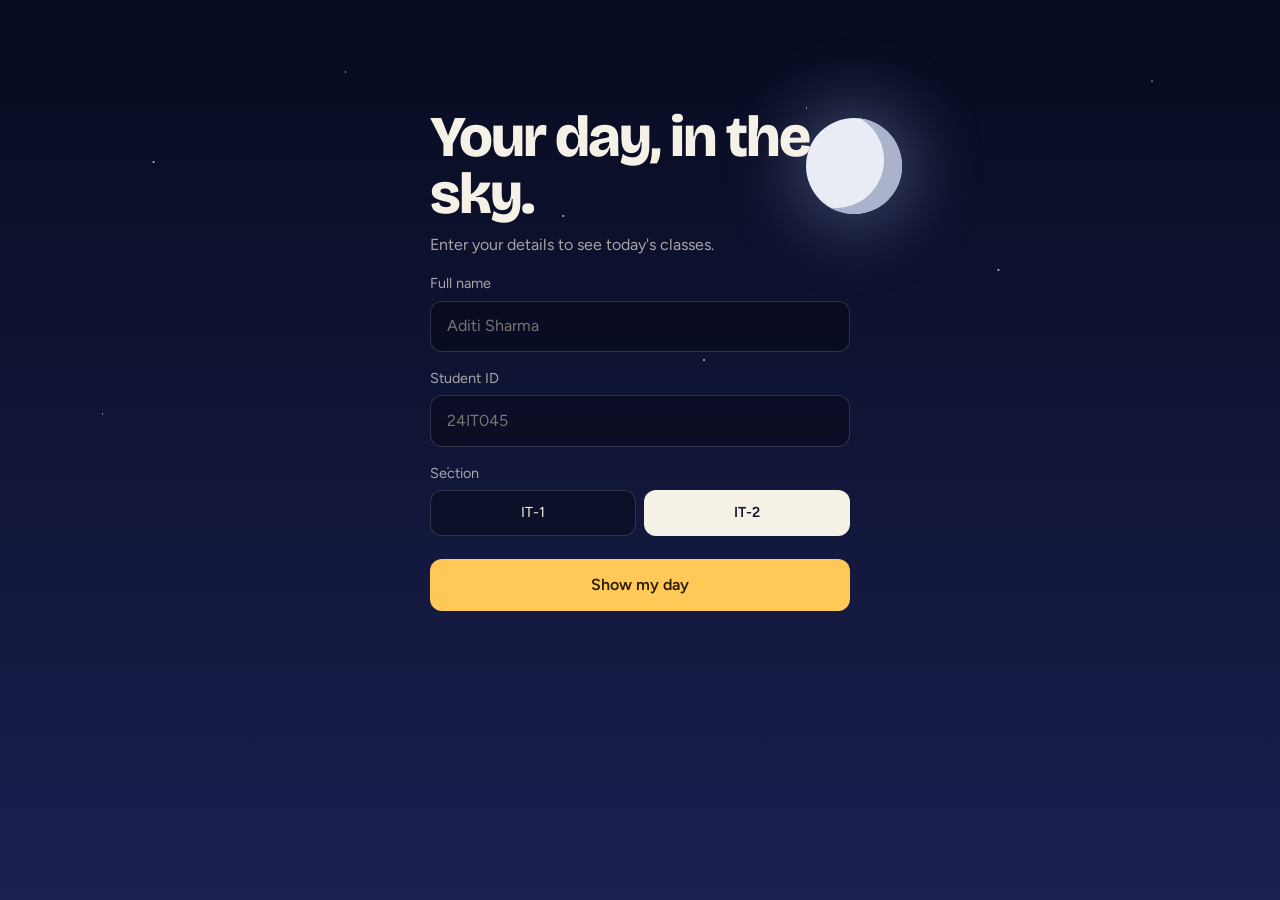
<file: index.html>
<!DOCTYPE html>
<html lang="en">
<head>
<meta charset="UTF-8">
<meta name="viewport" content="width=device-width, initial-scale=1, viewport-fit=cover">
<title>IT 2nd Year · NextGen Hub</title>
<link rel="preconnect" href="https://fonts.googleapis.com">
<link rel="preconnect" href="https://fonts.gstatic.com" crossorigin>
<link href="https://fonts.googleapis.com/css2?family=Bricolage+Grotesque:opsz,wght@12..96,500;12..96,800&family=Figtree:wght@400;500;600&display=swap" rel="stylesheet">
<style>
:root{--ink:#f6f1e7;--dim:rgba(246,241,231,.66);--glass:rgba(8,10,28,.46);--line:rgba(246,241,231,.16);--amber:#ffc857;--bad:#ff8a8a;color-scheme:dark;box-sizing:border-box;padding-top:env(safe-area-inset-top,0px);padding-bottom:env(safe-area-inset-bottom,0px)}
*,*::before,*::after{box-sizing:inherit}
html{scroll-padding-top:env(safe-area-inset-top,0px);background:#0b1026}
body{margin:0;min-height:100vh;font:400 1rem/1.5 Figtree,system-ui,sans-serif;color:var(--ink);overflow-x:hidden}
button,input,textarea{font:inherit;color:inherit}
button{cursor:pointer}
:focus-visible{outline:2px solid var(--amber);outline-offset:2px}
[hidden]{display:none!important}
.sky{position:fixed;inset:0;z-index:-1;overflow:hidden}
.sky::after{content:"";position:absolute;inset:0;opacity:var(--stars,0);background:
radial-gradient(1.5px 1.5px at 12% 18%,#fff,transparent),radial-gradient(1px 1px at 27% 8%,#fff,transparent),radial-gradient(1.5px 1.5px at 44% 24%,#fff,transparent),radial-gradient(1px 1px at 63% 12%,#fff,transparent),radial-gradient(1.5px 1.5px at 78% 30%,#fff,transparent),radial-gradient(1px 1px at 90% 9%,#fff,transparent),radial-gradient(1px 1px at 8% 46%,#fff,transparent),radial-gradient(1.5px 1.5px at 55% 40%,#fff,transparent),radial-gradient(1px 1px at 35% 52%,#fff,transparent)}
.orb{position:absolute;width:150px;height:150px;border-radius:50%;transform:translate(-50%,0);transition:left 1s,top 1s}
.orb.sun{background:radial-gradient(circle,#fff3c4 0 28%,#ffc857 48%,rgba(255,200,87,.35) 62%,transparent 72%)}
.orb.moon{width:96px;height:96px;background:#e9ecf5;box-shadow:inset -18px -6px 0 0 #aab2cc,0 0 70px 14px rgba(180,195,255,.3)}
.top{display:flex;justify-content:space-between;align-items:center;padding:1rem clamp(1rem,5vw,2.5rem)}
.who{font-weight:600}.who small{display:block;font-weight:400;color:var(--dim)}
.ghost{background:var(--glass);border:1px solid var(--line);border-radius:99px;padding:.45rem 1rem;backdrop-filter:blur(12px)}
main{max-width:860px;margin:0 auto;padding:0 clamp(1rem,5vw,2rem) 8rem}
.big{font:800 clamp(2.3rem,8vw,5.2rem)/.98 "Bricolage Grotesque",sans-serif;letter-spacing:-.035em;margin:.3rem 0 .8rem;text-shadow:0 2px 24px rgba(0,0,0,.35)}
.hero{padding:min(22vh,9rem) 0 2rem;text-shadow:0 1px 12px rgba(0,0,0,.4)}
.hero .when{color:var(--dim);font-weight:500}
.hero .sub{font-size:1.1rem;color:var(--ink)}
.bar{height:6px;border-radius:9px;background:var(--line);margin-top:1.2rem;overflow:hidden;max-width:420px}
.bar i{display:block;height:100%;background:var(--amber);border-radius:9px}
.strip{display:flex;gap:.5rem;overflow-x:auto;padding:.3rem 0 1rem;scrollbar-width:none}
.strip::-webkit-scrollbar{display:none}
.chip{flex:none;background:var(--glass);border:1px solid var(--line);border-radius:99px;padding:.5rem 1rem;backdrop-filter:blur(12px);color:var(--dim)}
.chip[aria-pressed=true]{background:var(--ink);color:#12142b;font-weight:600;border-color:var(--ink)}
.chip.today::after{content:"";display:inline-block;width:6px;height:6px;border-radius:50%;background:var(--amber);margin-left:.45rem;vertical-align:middle}
h2.dayh{font:500 1.1rem "Bricolage Grotesque",sans-serif;margin:1.6rem 0 .6rem;color:var(--dim)}
.row{display:grid;grid-template-columns:7.5rem 1fr;gap:1rem;margin-bottom:.75rem;align-items:stretch}
.row time{color:var(--dim);font-size:.9rem;padding-top:1rem;text-align:right}
.card{background:var(--glass);border:1px solid var(--line);border-left:5px solid var(--c);border-radius:14px;padding:.9rem 1.1rem;backdrop-filter:blur(14px)}
.card b{font-weight:600;display:block}
.card span{color:var(--dim);font-size:.9rem}
.card em{font-style:normal;float:right;margin-left:.8rem;font-weight:600;color:var(--c)}
.row.done{opacity:.45}
.row.live .card{box-shadow:0 0 0 1px var(--c),0 0 36px -4px var(--c);background:rgba(8,10,28,.68)}
.empty{color:var(--dim);padding:2rem 0}
.panel{background:var(--glass);border:1px solid var(--line);border-radius:18px;padding:1.2rem;backdrop-filter:blur(14px)}
.chat{display:flex;flex-direction:column;gap:.7rem;padding:7rem 0 1rem}
.msg{max-width:86%;padding:.7rem 1rem;border-radius:16px;white-space:pre-wrap;background:var(--glass);border:1px solid var(--line);backdrop-filter:blur(14px)}
.msg.me{align-self:flex-end;background:var(--ink);color:#12142b;border-color:var(--ink)}
.ask{display:flex;gap:.5rem;margin-top:.5rem}
.in{width:100%;background:rgba(0,0,0,.3);border:1px solid var(--line);border-radius:12px;padding:.8rem 1rem}
.go{background:var(--amber);color:#2a1d00;border:0;border-radius:12px;padding:.7rem 1.2rem;font-weight:600}
.next{padding:min(20vh,7rem) 0 1.5rem}
.hrow{display:flex;gap:1rem;align-items:center;padding:.8rem 0;border-bottom:1px solid var(--line)}
.hrow.past{opacity:.4;text-decoration:line-through}
.hrow>span:first-child{font-size:1.6rem}.hrow div{flex:1}.hrow small{display:block;color:var(--dim)}
.notes{display:grid;gap:.8rem;margin-top:1rem}
@media(min-width:640px){.notes{grid-template-columns:1fr 1fr}}
.note{display:flex;flex-direction:column;justify-content:space-between;gap:1rem;white-space:pre-wrap}
.note small{color:var(--dim)}
.del{background:none;border:1px solid var(--line);border-radius:8px;color:var(--bad);padding:.2rem .6rem;float:right}
.auth{min-height:80vh;display:grid;place-items:center;padding:1rem}
.auth form{width:min(420px,100%)}
.auth h1{font:800 clamp(2.4rem,9vw,3.6rem)/1 "Bricolage Grotesque",sans-serif;letter-spacing:-.035em;margin:0 0 .6rem}
.auth label{display:block;margin:1rem 0 .35rem;color:var(--dim);font-size:.9rem}
.seg{display:flex;gap:.5rem}
.seg label{flex:1;margin:0;text-align:center;padding:.7rem;border:1px solid var(--line);border-radius:12px;background:rgba(0,0,0,.3);cursor:pointer;color:var(--ink)}
.seg input{position:absolute;opacity:0}
.seg label:has(input:checked){background:var(--ink);color:#12142b;font-weight:600}
.seg label:has(input:focus-visible){outline:2px solid var(--amber)}
.err{color:var(--bad);margin:.6rem 0 0}
.auth .go{width:100%;margin-top:1.4rem;padding:.9rem}
.dock{position:fixed;left:50%;bottom:calc(14px + env(safe-area-inset-bottom,0px));transform:translateX(-50%);display:flex;gap:.2rem;padding:.35rem;background:rgba(8,10,28,.72);border:1px solid var(--line);border-radius:99px;backdrop-filter:blur(18px);z-index:5}
.dock button{background:none;border:0;border-radius:99px;padding:.6rem 1.05rem;color:var(--dim)}
.dock button[aria-current=page]{background:var(--ink);color:#12142b;font-weight:600}
.toast{position:fixed;top:calc(16px + env(safe-area-inset-top,0px));left:50%;transform:translate(-50%,-90px);background:var(--ink);color:#12142b;padding:.6rem 1.1rem;border-radius:99px;font-weight:600;transition:transform .3s;z-index:9}
.toast.on{transform:translate(-50%,0)}
@media(max-width:520px){.row{grid-template-columns:1fr;gap:.2rem}.row time{text-align:left;padding:0}}
@media(prefers-reduced-motion:reduce){.orb,.toast{transition:none}}
</style>
</head>
<body>
<div class="sky" id="sky"><i class="orb sun" id="orb"></i></div>

<div class="auth" id="auth">
  <form id="login">
    <h1>Your day, in the sky.</h1>
    <p style="color:var(--dim);margin:0">Enter your details to see today's classes.</p>
    <label for="nm">Full name</label><input class="in" id="nm" autocomplete="name" placeholder="Aditi Sharma">
    <label for="sid">Student ID</label><input class="in" id="sid" autocomplete="off" placeholder="24IT045">
    <label>Section</label>
    <div class="seg"><label><input type="radio" name="sec" value="1">IT-1</label><label><input type="radio" name="sec" value="2" checked>IT-2</label></div>
    <p class="err" id="err" hidden>Enter your name and student ID to continue.</p>
    <button class="go" type="submit">Show my day</button>
  </form>
</div>

<div id="app" hidden>
  <header class="top"><div class="who" id="who"></div><button class="ghost" id="out">Sign out</button></header>
  <main>
    <section id="v-day">
      <div class="hero" id="hero"></div>
      <div class="strip" id="strip" role="group" aria-label="Pick a day"></div>
      <div id="tl"></div>
    </section>
    <section id="v-ask" hidden>
      <div class="chat" id="log"><div class="msg">Ask me about any day's classes, who teaches a subject, where a class is, or the next holiday.</div></div>
      <div class="strip" id="sugg"></div>
      <form class="ask" id="askf"><input class="in" id="q" placeholder="Try: What's on Wednesday?" aria-label="Your question"><button class="go">Ask</button></form>
    </section>
    <section id="v-brk" hidden>
      <div class="next" id="nextbrk"></div>
      <div id="hol"></div>
    </section>
    <section id="v-notes" hidden>
      <div class="panel" style="margin-top:7rem">
        <label for="nt" style="display:block;color:var(--dim);margin-bottom:.5rem">New note</label>
        <textarea class="in" id="nt" rows="3" placeholder="A reminder, a formula, a to-do"></textarea>
        <p class="err" id="nerr" hidden>Write something before saving.</p>
        <div style="text-align:right;margin-top:.8rem"><button class="go" id="save">Save note</button></div>
      </div>
      <p style="color:var(--dim);font-size:.9rem">Notes are saved on this device only.</p>
      <div class="notes" id="notes"></div>
    </section>
  </main>
  <nav class="dock" id="dock" aria-label="Sections">
    <button data-v="day" aria-current="page">Day</button><button data-v="ask">Ask</button><button data-v="brk">Breaks</button><button data-v="notes">Notes</button>
  </nav>
</div>
<div class="toast" id="toast" role="status"></div>

<script>
const J="Mr. Sanjay Joshi",G="Dr. Govind Singh Kushwaha",A="Dr. Ashok Kumar",K="Prof. Arun Kumar",M="Mr. Jalaj Sharma",P="Dr. Shri Prakash Dwivedi";
const DSA="Data Structures and Algorithms",ETC="Effective Technical Communication",FIT="Foundations of Information Technology",DE="Digital Electronics",PS="Probability and Statistics",FLA="Formal Languages and Automata Theory";
const R="IT-202",PG="IT 202 / Golakota",CE="Comp Engg. Dept.";
// [day(1=Mon), start, end, subject, professor, venue, sections]
const RAW=[
[1,"11:00","12:00",DSA,J,R,"12"],[1,"12:00","13:00",ETC,G,R,"12"],[1,"15:00","16:00",FIT,A,R,"12"],
[2,"10:00","11:00",DSA,J,R,"12"],[2,"11:00","13:00",DE+" (Tutorial/Practical)",M,CE,"2"],[2,"14:00","15:00",PS+" (Tutorial)",K,PG,"1"],[2,"15:00","16:00",PS+" (Tutorial)",K,PG,"2"],[2,"16:00","17:00",FLA,P,R,"12"],
[3,"10:00","11:00",PS,K,PG,"12"],[3,"11:00","12:00",DE,M,R,"12"],[3,"12:00","13:00",FIT,A,R,"12"],[3,"15:00","17:00",DSA+" (Practical)",J,"IT-203","1"],[3,"15:00","17:00",FIT+" (Practical)",A,"IT-204","2"],
[4,"10:00","11:00",DSA,J,R,"12"],[4,"11:00","12:00",ETC,G,R,"12"],[4,"12:00","13:00",DE,M,R,"12"],[4,"15:00","17:00",DSA+" (Practical)",J,"IT-203","2"],
[5,"10:00","11:00",PS,K,PG,"12"],[5,"11:00","12:00",ETC,G,R,"12"],[5,"12:00","13:00",DE,M,R,"12"],[5,"15:00","17:00",DE+" (Practical)",M,CE,"1"],
[6,"09:00","11:00",FIT+" (Practical)",A,"IT-204","1"],[6,"11:00","12:00",FLA,P,R,"12"],[6,"12:00","13:00",PS,K,PG,"12"],[6,"14:00","18:00","NSS/NCC","","IT Complex","12"]
].map(r=>({d:r[0],s:tm(r[1]),e:tm(r[2]),sub:r[3],prof:r[4],ven:r[5],sec:r[6]}));
const HT={G:"Gazetted holiday",U:"University holiday",N:"National holiday"};
const HOL=[["2026-01-26","Republic Day","N","🇮🇳"],["2026-02-15","Mahashivratri","G","🔱"],["2026-03-03","Holika Dahan","G","🔥"],["2026-03-04","Holi","G","🎨"],["2026-03-19","Chetchand","G","🌊"],["2026-03-21","Eid-ul-Fitr","G","🌙"],["2026-03-26","Ram Navmi","G","🏹"],["2026-03-31","Mahavir Jayanti","G","🕊️"],["2026-04-03","Good Friday","G","⛪"],["2026-04-13","Approved by B.O.M.","U","🏛️"],["2026-04-14","Dr. Bheemrao Ambedkar B.day","G","📜"],["2026-05-01","Budh Purnima","G","☸️"],["2026-05-27","Eid-Ul-Zuha (Bakar-Eid)","G","🐑"],["2026-06-26","Moharram","G","🏴"],["2026-07-16","Harela","U","🌿"],["2026-08-15","Independence Day","N","🇮🇳"],["2026-08-26","Eid-E-Milad / Milad-Un-Nabi Barawafat","G","✨"],["2026-08-28","Rakshabandhan","G","🧵"],["2026-09-04","Shri Krishna Janmastmi","G","🪈"],["2026-09-17","Vishwakarma Pooja","G","⚙️"],["2026-10-02","Mahatma Gandhi Jayanti","N","🕊️"],["2026-10-20","Dushehra (Vidyadashmi)","G","🏹"],["2026-10-25","Maharishi Balmiki Jayanti","G","🪔"],["2026-11-07","Deepawali (Narak Chaturdashi)","G","🪔"],["2026-11-08","Deepawali","G","🪔"],["2026-11-10","Deepawali (Govardhan Pooja)","G","🐄"],["2026-11-11","Bhaijoo","G","👫"],["2026-11-20","Eigas-Bagwal","U","🪔"],["2026-11-24","Guru Nanak Jayanti / Guru Teghabadur Shahid Diwas","G","🪯"],["2026-12-25","Christmas Day","G","🎄"]]
.map(h=>({date:new Date(h[0]+"T00:00:00"),name:h[1],type:HT[h[2]],em:h[3]}));
const DAYS=["Sunday","Monday","Tuesday","Wednesday","Thursday","Friday","Saturday"];
const $=id=>document.getElementById(id);
let user={name:"",id:"",sec:"2"},notes={},sel=1,view="day";

function tm(s){const[a,b]=s.split(":");return +a*60+ +b}
function fmt(m){let h=Math.floor(m/60);const ap=h>=12?"PM":"AM";h=h%12||12;return h+":"+String(m%60).padStart(2,"0")+" "+ap}
function hue(s){const b=s.replace(/ \(.*\)/,"");let h=0;for(const c of b)h=(h*31+c.charCodeAt(0))%360;return h}
const mine=()=>RAW.filter(c=>c.sec.includes(user.sec)).sort((a,b)=>a.s-b.s);
const dayList=d=>mine().filter(c=>c.d===d);
function store(get,key,val){try{if(get)return JSON.parse(localStorage.getItem(key));localStorage.setItem(key,JSON.stringify(val))}catch(e){return null}}
function toast(t){const e=$("toast");e.textContent=t;e.classList.add("on");setTimeout(()=>e.classList.remove("on"),2200)}
const mins=m=>m>=60?Math.floor(m/60)+" hr"+(m%60?" "+m%60+" min":""):m+" min";
const dstr=d=>d.toLocaleDateString(undefined,{day:"numeric",month:"long",year:"numeric"});
const today0=()=>{const t=new Date();t.setHours(0,0,0,0);return t};

/* ---- sky ---- */
function paintSky(){
  const n=new Date(),t=n.getHours()+n.getMinutes()/60;
  const p=t<5||t>=20?["#070b1f","#1a2050",1]:t<8?["#2d2250","#b5605a",.25]:t<16?["#17456a","#3d86a0",0]:["#2b1d4a","#b34f5e",.15];
  $("sky").style.background=`linear-gradient(180deg,${p[0]},${p[1]})`;$("sky").style.setProperty("--stars",p[2]);
  document.documentElement.style.background=p[0];
  const o=$("orb"),day=t>=6&&t<18,q=day?(t-6)/12:((t<6?t+24:t)-18)/12;
  o.className="orb "+(day?"sun":"moon");
  o.style.left=(8+q*84)+"%";o.style.top=(6+(1-Math.sin(Math.PI*q))*38)+"vh";
}

/* ---- day view ---- */
function hero(){
  const n=new Date(),nm=n.getHours()*60+n.getMinutes(),d=n.getDay(),list=dayList(d);
  const live=list.find(c=>nm>=c.s&&nm<c.e),nx=list.find(c=>c.s>nm);
  const clock=n.toLocaleDateString(undefined,{weekday:"long",day:"numeric",month:"long"})+", "+n.toLocaleTimeString(undefined,{hour:"numeric",minute:"2-digit",second:"2-digit"});
  let h=`<div class="when">${clock}</div>`;
  if(live){const pr=Math.round((nm-live.s)/(live.e-live.s)*100);
    h+=`<h1 class="big">${live.sub}</h1><div class="sub">${live.ven}${live.prof?" · "+live.prof:""}</div><div class="when" style="margin-top:.4rem">Ends at ${fmt(live.e)}, ${mins(live.e-nm)} left</div><div class="bar" role="progressbar" aria-valuenow="${pr}" aria-valuemin="0" aria-valuemax="100"><i style="width:${pr}%"></i></div>`;
  }else if(nx){
    h+=`<h1 class="big">${nx.sub}</h1><div class="sub">${nx.ven}${nx.prof?" · "+nx.prof:""}</div><div class="when" style="margin-top:.4rem">Starts at ${fmt(nx.s)}, in ${mins(nx.s-nm)}</div>`;
  }else{
    let t="";for(let i=1;i<=7;i++){const dd=(d+i)%7,l=dayList(dd);if(l.length){t=`Next class: ${DAYS[dd]} at ${fmt(l[0].s)}, ${l[0].sub}.`;break}}
    h+=`<h1 class="big">${list.length?"Done for today.":"No classes today."}</h1><div class="sub">${t}</div>`;
  }
  $("hero").innerHTML=h;
}
function strip(){
  const td=new Date().getDay();
  $("strip").innerHTML=["All",1,2,3,4,5,6].map(v=>`<button class="chip${v===td?" today":""}" data-d="${v}" aria-pressed="${v===sel}">${v==="All"?"Whole week":DAYS[v]}</button>`).join("");
}
function row(c,st){const col=`hsl(${hue(c.sub)} 75% 68%)`;
  return `<div class="row ${st}" style="--c:${col}"><time>${fmt(c.s)} – ${fmt(c.e)}</time><div class="card"><em>${c.ven}</em><b>${c.sub}</b><span>${c.prof||"All students"}</span></div></div>`}
function timeline(){
  const n=new Date(),nm=n.getHours()*60+n.getMinutes(),td=n.getDay();
  const ds=sel==="All"?[1,2,3,4,5,6]:[sel];let h="";
  ds.forEach(d=>{const l=dayList(d);
    if(sel==="All")h+=`<h2 class="dayh">${DAYS[d]}</h2>`;
    if(!l.length){h+=`<div class="empty">No classes on ${DAYS[d]}.</div>`;return}
    h+=l.map(c=>row(c,d===td?(nm>=c.e?"done":nm>=c.s?"live":""):"")).join("")});
  $("tl").innerHTML=h;
}

/* ---- ask ---- */
function say(who,t){const m=document.createElement("div");m.className="msg "+who;m.textContent=t;$("log").appendChild(m);m.scrollIntoView({block:"end",behavior:"smooth"})}
function bot(raw){
  const q=raw.toLowerCase(),has=(...w)=>w.some(x=>new RegExp("\\b"+x+"\\b").test(q)),first=user.name.split(" ")[0]||"there";
  let d=DAYS.findIndex(x=>q.includes(x.toLowerCase()));if(has("today"))d=new Date().getDay();
  if(d===0)return "Sunday has no classes. Enjoy the day off.";
  if(d>0){const l=dayList(d);return l.length?`${DAYS[d]} for IT-${user.sec}:\n`+l.map(c=>`• ${fmt(c.s)}–${fmt(c.e)}: ${c.sub} in ${c.ven}${c.prof?" ("+c.prof+")":""}`).join("\n"):`No classes on ${DAYS[d]}.`}
  if(has("holiday","holidays","break","breaks","vacation")){const t=today0(),h=HOL.find(x=>x.date>=t);if(!h)return "No more holidays are listed for 2026.";const n=Math.round((h.date-t)/864e5);return `Next up: ${h.em} ${h.name} on ${dstr(h.date)}, ${n?n+" day"+(n>1?"s":"")+" away":"today"}.`}
  const T=[[["data structures","dsa"],DSA,J],[["digital electronics","de"],DE,M],[["automata","formal languages","flat"],FLA,P],[["probability","statistics","stats"],PS,K],[["communication","etc"],ETC,G],[["fit","foundations"],FIT,A]];
  const hit=T.find(t=>t[0].some(k=>k.includes(" ")?q.includes(k):has(k)));
  if(has("who","professor","teacher","teaches","faculty")){if(hit)return `${hit[1]} is taught by ${hit[2]}.`;return "Faculty:\n"+T.map(t=>`• ${t[1]}: ${t[2]}`).join("\n")}
  if(has("venue","room","where","location")){if(hit){const v=[...new Set(mine().filter(c=>c.sub.startsWith(hit[1])).map(c=>c.ven))];return `${hit[1]} meets at ${v.join(" and ")}.`}return "Most lectures are in IT-202. Labs use IT-203, IT-204 or the Comp Engg. Dept."}
  if(has("section"))return `You're signed in to IT-${user.sec}.`;
  if(has("hi","hello","hey"))return `Hi ${first}! Ask me about a day's classes, a professor, a room or the next holiday.`;
  return "I can look up a day's classes, professors, rooms and holidays. Try: What's on Wednesday?";
}
function send(t){t=t.trim();if(!t)return;say("me",t);$("q").value="";setTimeout(()=>say("bot",bot(t)),200)}

/* ---- breaks ---- */
function breaks(){
  const t=today0();let nx=null,h="";
  HOL.forEach(x=>{const past=x.date<t;if(!past&&!nx)nx=x;
    h+=`<div class="hrow${past?" past":""}"><span>${x.em}</span><div>${x.name}<small>${dstr(x.date)} · ${x.type}</small></div></div>`});
  if(nx){const n=Math.round((nx.date-t)/864e5);$("nextbrk").innerHTML=`<div class="when" style="color:var(--dim)">Next break</div><h1 class="big">${nx.em} ${nx.name}</h1><div class="sub">${n?n+" day"+(n>1?"s":"")+" to go":"Today"} · ${dstr(nx.date)}</div>`}
  else $("nextbrk").innerHTML=`<h1 class="big">No more breaks in 2026.</h1>`;
  $("hol").innerHTML=h;
}

/* ---- notes ---- */
const myNotes=()=>notes[user.id]||(notes[user.id]=[]);
function renderNotes(){
  const l=myNotes(),box=$("notes");box.innerHTML="";
  if(!l.length){box.innerHTML='<p class="empty" style="grid-column:1/-1">No notes yet. Write your first one above.</p>';return}
  l.forEach(n=>{const c=document.createElement("div");c.className="panel note";
    const t=document.createElement("div");t.textContent=n.text;
    const f=document.createElement("small");f.textContent=n.at;
    const b=document.createElement("button");b.className="del";b.textContent="Delete";b.onclick=()=>{notes[user.id]=l.filter(x=>x.id!==n.id);store(0,"nx_notes",notes);renderNotes()};
    f.appendChild(b);c.append(t,f);box.appendChild(c)});
}

/* ---- shell ---- */
function go(v){view=v;["day","ask","brk","notes"].forEach(x=>$("v-"+x).hidden=x!==v);
  document.querySelectorAll("#dock button").forEach(b=>{if(b.dataset.v===v)b.setAttribute("aria-current","page");else b.removeAttribute("aria-current")});
  scrollTo(0,0)}
function enter(auto){
  $("auth").hidden=true;$("app").hidden=false;
  $("who").innerHTML="";const a=document.createElement("span");a.textContent=user.name.split(" ")[0];
  const s=document.createElement("small");s.textContent=`IT-${user.sec} · ${user.id}`;$("who").append(a,s);
  const d=new Date().getDay();sel=d===0?1:d;
  strip();timeline();hero();breaks();renderNotes();paintSky();go("day");
  if(!auto)toast("Signed in")}
$("login").onsubmit=e=>{e.preventDefault();const n=$("nm").value.trim(),i=$("sid").value.trim();
  if(!n||!i){$("err").hidden=false;return}$("err").hidden=true;
  user={name:n,id:i,sec:document.querySelector("input[name=sec]:checked").value};store(0,"nx_user",user);enter(false)};
$("out").onclick=()=>{try{localStorage.removeItem("nx_user")}catch(e){}$("app").hidden=true;$("auth").hidden=false;$("login").reset()};
$("dock").onclick=e=>{const b=e.target.closest("button");if(b)go(b.dataset.v)};
$("strip").onclick=e=>{const b=e.target.closest("button");if(!b)return;sel=b.dataset.d==="All"?"All":+b.dataset.d;strip();timeline()};
$("askf").onsubmit=e=>{e.preventDefault();send($("q").value)};
$("sugg").innerHTML=["Monday schedule","Who teaches Data Structures?","Next holiday","Where is Probability?"].map(t=>`<button class="chip" data-q="${t}">${t}</button>`).join("");
$("sugg").onclick=e=>{const b=e.target.closest("button");if(b)send(b.dataset.q)};
$("save").onclick=()=>{const v=$("nt").value.trim();if(!v){$("nerr").hidden=false;return}$("nerr").hidden=true;
  myNotes().unshift({id:Date.now(),text:v,at:new Date().toLocaleString()});store(0,"nx_notes",notes);$("nt").value="";renderNotes();toast("Note saved")};

notes=store(1,"nx_notes")||{};
const saved=store(1,"nx_user");
if(saved&&saved.name){user=saved;enter(true)}else{paintSky()}
setInterval(()=>{paintSky();if(!$("app").hidden&&view==="day"){hero();if(sel==="All"||sel===new Date().getDay())timeline()}},1000);
</script>
</body>
</html>
</file>
